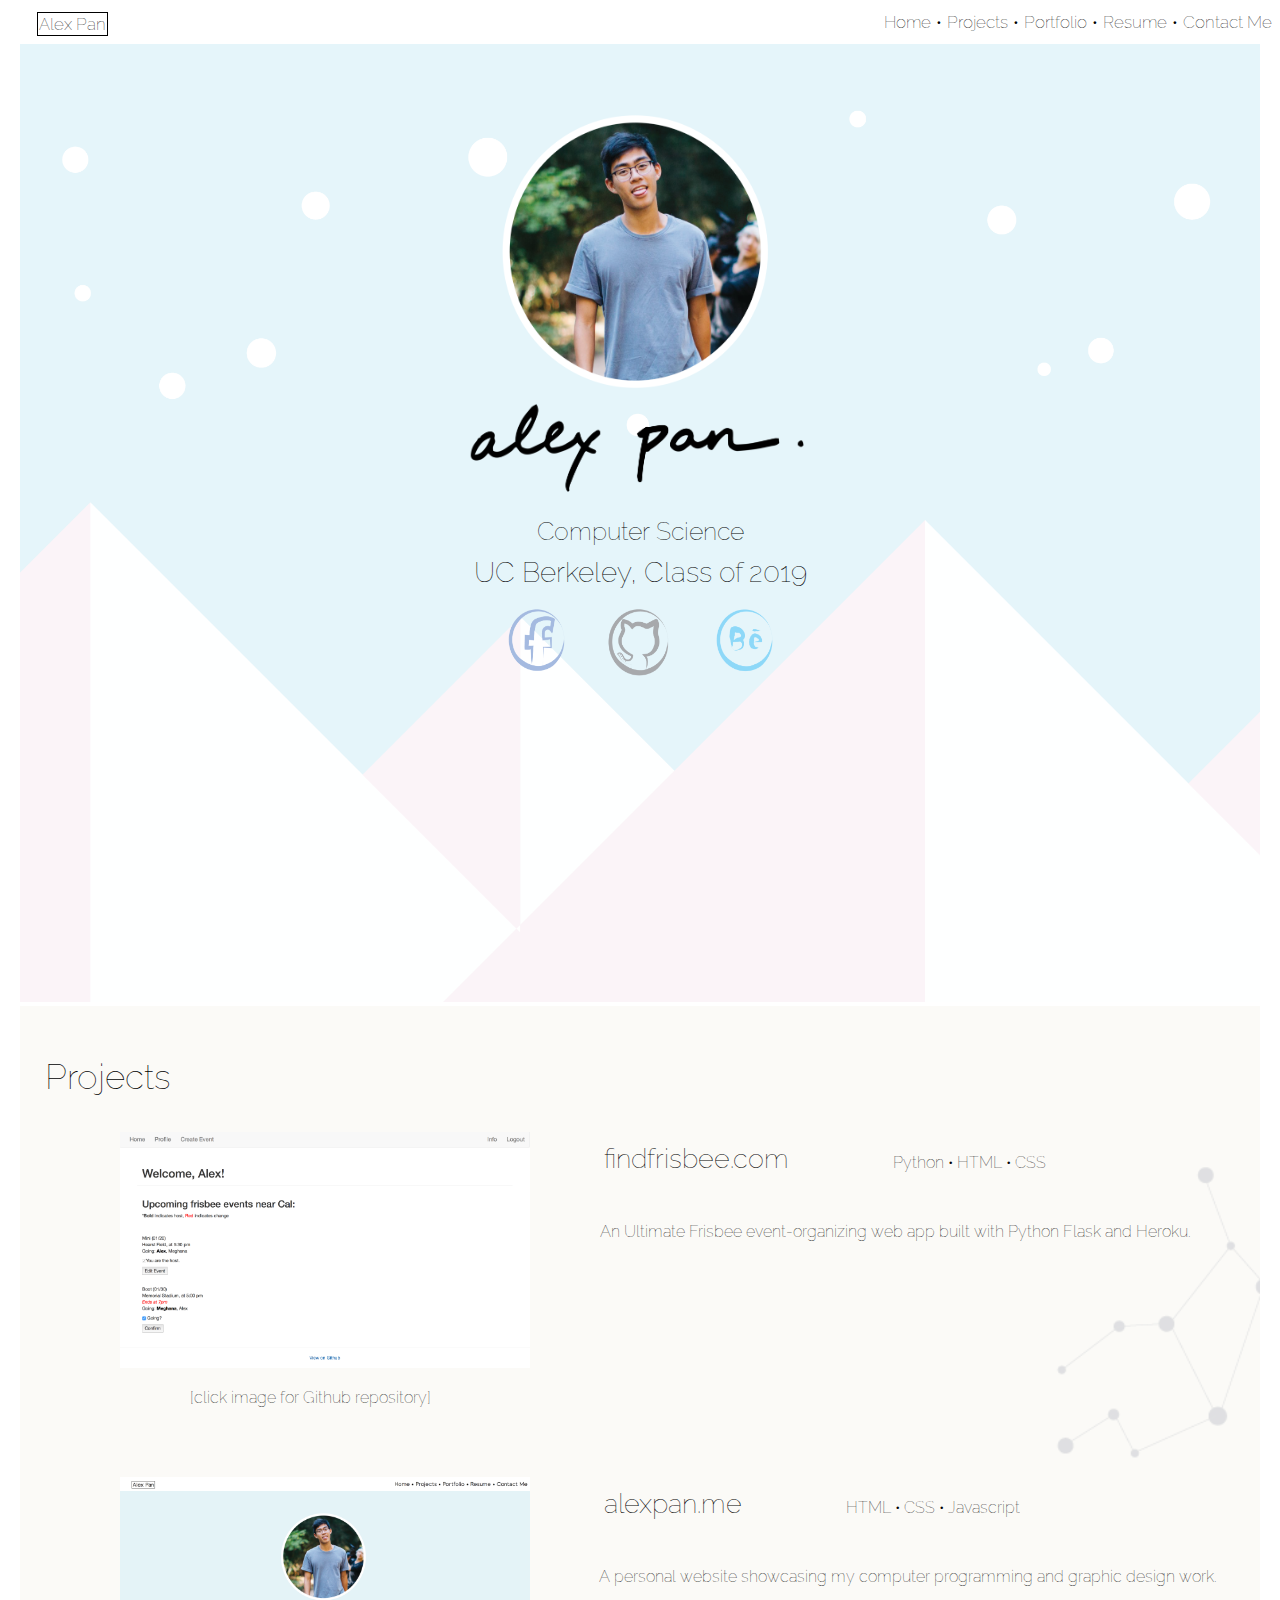
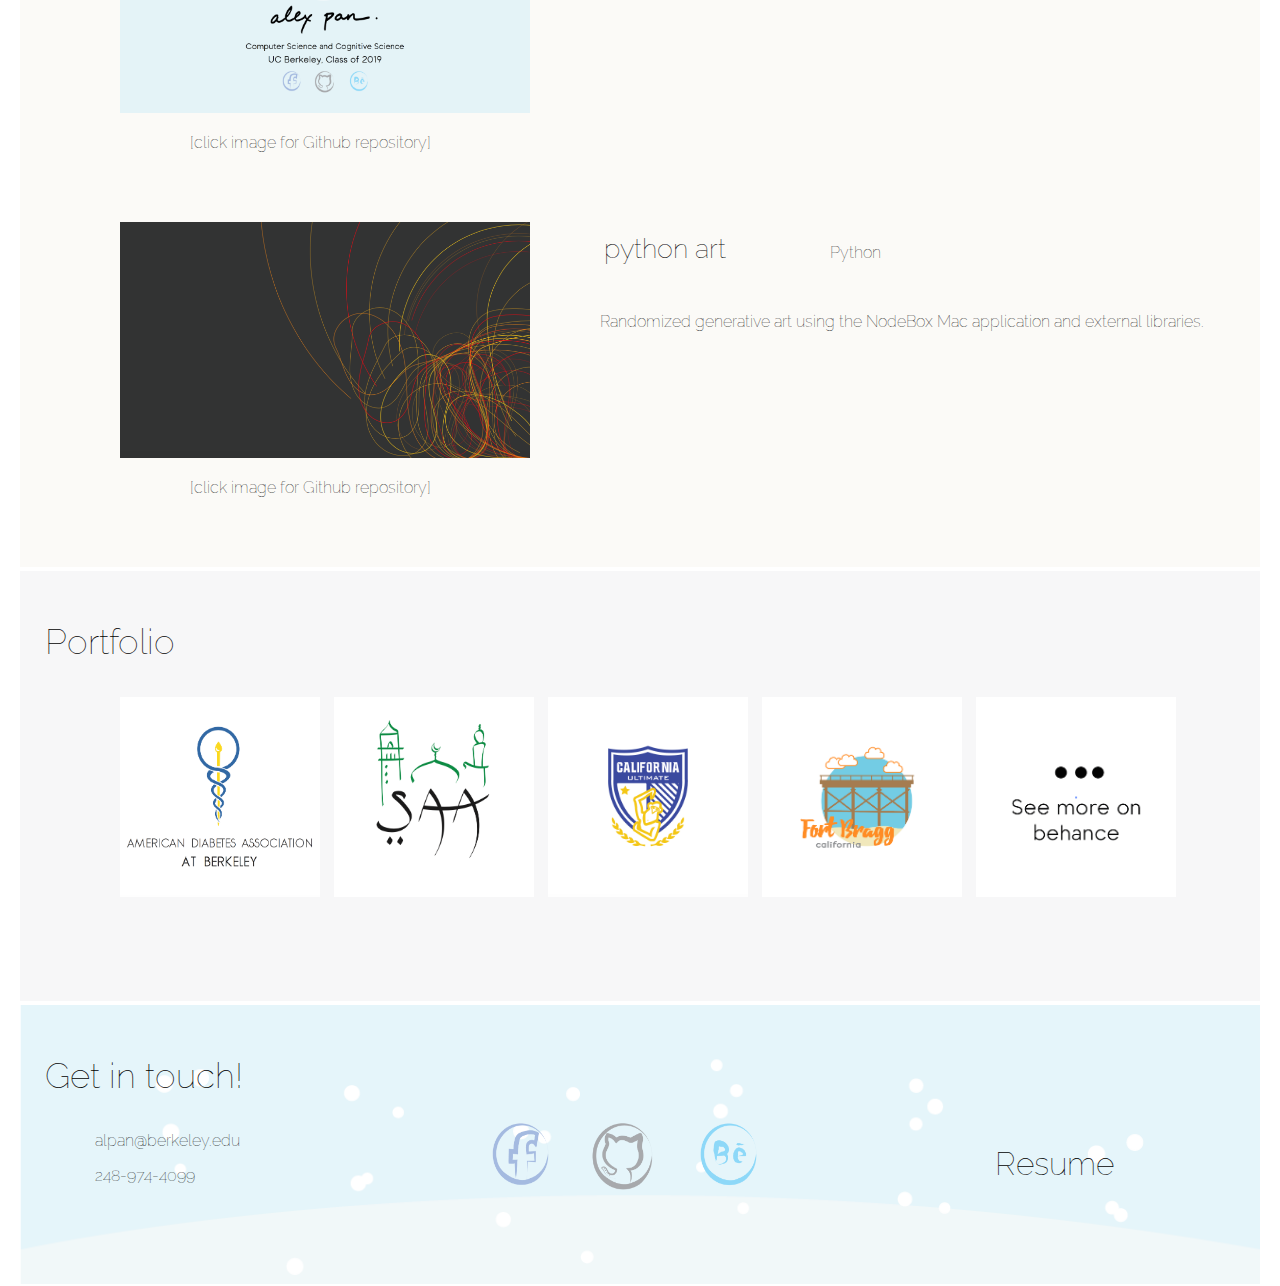
<file: index.html>
<!DOCTYPE html>
<style>
	body {
		background-color: #FFFFFF;
		font-family: 'Raleway', sans-serif;
		font-weight: 100;
		margin: 0px;
		padding: 0px;
		min-width: 1260px;
	}
	/*
	@font-face {
	    font-family: 'Toma Sans';
	    src: url('tomasans/tomasans-regular-webfont.woff') format('woff');
	    font-weight: normal;
	    font-style: normal;
	}
	*/
	#header {
		background-color: #FFFFFF;
		overflow: hidden;
		position: fixed;
		width: 100%;
		z-index: 1000;
	}
	ul {
		list-style-type: none;
	}
	#nav {
		font-size: 17px;
	}
	#nav li {
		float: right;
		margin: -5px 8px 6px -3px;
	}
	#nav li a {
		color: #000000;
		text-decoration: none;
	}
	#nav li a:hover {
		text-decoration: underline;
	}
	#nav_name {
		float: left !important;
		border-style: solid;
		border-width: thin;
		padding: 1px;
		margin-bottom: 8px !important;
	}
	.section {
		border-style: solid;
		border-color: white;
		border-width: 2px 20px 2px 20px;
	}
	#home {
		background-image: url(images/backgrounds/mountains.png);
		background-position: center;  
    	background-size: cover;
		padding-top: 100px;
		text-align: center;
		line-height: 13px;
		height: 100vh;
	}
	.button {
		margin: 15px;
		text-decoration: none;
	}
	#projects {
		background-image: url(images/backgrounds/constellation.png);
		background-position: center;  
    	background-size: cover;
	}
	.heading {
		font-size: 35px;
		padding-top: 15px;
		padding-left: 25px;
	}
	.project-title {
		display: inline-block;
		vertical-align: top;
		margin-left: 70px;
		font-size: 27px;
		line-height: 0px;
	}
	.project-site-link {
		text-decoration: none;
		color: black;
	}
	.project-languages {
		display: inline-block;
		vertical-align: top;
		margin-left: 100px;
		line-height: 30px;
	}
	.project-description {
		display: inline;
		vertical-align: top;
		margin-left: -425px;
		line-height: 200px;
	}
	.project-description-special {
		display: inline;
		vertical-align: top;
		margin-left: -450px;
		line-height: 200px;
	}
	#portfolio {
    	background-color: #F7F7F8;
		padding-bottom: 100px;
	}
	#contact-me {
		background-image: url(images/backgrounds/snow.png);
		background-position: center;  
    	background-size: cover;
		padding-bottom: 70px;
	}
	#bottom-buttons {
		margin-left: 450px;
		margin-top: -80px;
	}
	#resume-link {
		margin-left: 975px; 
		text-decoration: none; 
		font-size: 32px;
		margin-top: -50px;
	}
</style>


<html>
	<head>
		<!-- Site title-->
		<title>Alex Pan</title>
		<!-- Include a Google font -->
		<link href="https://fonts.googleapis.com/css?family=Raleway" rel="stylesheet">
		<!-- Include the Google jQuery CDN-->
  		<script type="text/javascript" src="https://ajax.googleapis.com/ajax/libs/jquery/3.1.1/jquery.min.js"></script>
  		<!-- Put js code below-->
  		<script type="text/javascript">
  		//<![CDATA[ 
 			/* Code snippet modified from https://css-tricks.com/snippets/jquery/smooth-scrolling/ */
 			$(function() {
			  $('a[href*="#"]:not([href="#"])').click(function() {
			    if (location.pathname.replace(/^\//,'') == this.pathname.replace(/^\//,'') && location.hostname == this.hostname) {
			      var target = $(this.hash);
			      target = target.length ? target : $('[name=' + this.hash.slice(1) +']');
			      if (target.length) {
			        $('html, body').animate({
			          scrollTop: target.offset().top
			        }, 750);
			        return false;
			      }
			    }
			  });
			});
		//]]>  
  		</script>

	</head>
	<body>
		<!-- Navigation Menu-->
		<div id="header">
			<div id="nav">
				<ul>
					<li id="nav_name">Alex Pan</li>
					<li><a href="#contact-me" class="smoothScroll">Contact Me<a></li>
					<li>&#8226;</li>
					<li><a href="files/Alex_Pan_Resume.pdf" target="_blank" class="smoothScroll">Resume<a></li>
					<li>&#8226;</li>
					<li><a href="#portfolio" class="smoothScroll">Portfolio<a></li>
					<li>&#8226;</li>
					<li><a href="#projects" class="smoothScroll">Projects<a></li>
					<li>&#8226;</li>
					<li><a href="#home" class="smoothScroll">Home<a></li>
				</ul>
			</div>
		</div>
		<!-- Home -->
		<div id="home" class="section">
			<!-- Profile picture -->
			<img src="images/misc/profile_picture.png" alt="profile picture" style="width:300px;height:300px;"><br/>
			<!-- Handwritten Name -->
			<img src="images/misc/handwritten_name.png" alt="handwritten name" style="width:344.736px;height:96.208px;">
			<!-- Personal Description -->
			<p style="font-size: 25px;">Computer Science</p>
			<p style="font-size: 28px;">UC Berkeley, Class of 2019</p>
			<!-- Social Media Buttons -->
			<a class="button" href="https://www.facebook.com/alexxpan" target="_blank">
				<img src="images/buttons/facebook_button.png" alt="facebook" style="width:70px;height:70px;">
			</a>
			<a class="button" href="https://github.com/alexxpan" target="_blank">
				<img src="images/buttons/github_button.png" alt="github" style="width:70px;height:70px;">
			</a>
			<a class="button" href="https://www.behance.net/alpan29b7" target="_blank">
				<img src="images/buttons/behance_button.png" alt="behance" style="width:70px;height:70px;">
			</a>
		</div>
		<!-- Projects -->
		<div id="projects" class="section">
			<p class="heading">Projects</p>
			<!-- Frisbee Web App -->
			<a href="https://github.com/alexxpan/find-frisbee" target="_blank" style="margin-left: 100px; text-decoration: none;">
				<img src="images/projects/find_frisbee.png" alt="find frisbee" style="width:409.6px;height:236.16px;">
			</a>
			<p class="project-title"><a href="https://www.findfrisbee.com" target="_blank" class="project-site-link">findfrisbee.com</a></p>
			<p class="project-languages">Python &#8226; HTML &#8226; CSS</p>
			<p class="project-description-special">An Ultimate Frisbee event-organizing web app built with Python Flask and Heroku.</p>
			<p style="margin-left:170px; margin-bottom:70px;">[click image for Github repository]</p>
			<!-- Personal Website -->
			<a href="https://github.com/alexxpan/personal-website" target="_blank" style="margin-left: 100px; text-decoration: none;">
				<img src="images/projects/website_screenshot.png" alt="personal website" style="width:409.6px;height:236.16px;">
			</a>
			<p class="project-title">alexpan.me</p>
			<p class="project-languages">HTML &#8226; CSS &#8226; Javascript</p>
			<p class="project-description">A personal website showcasing my computer programming and
				graphic design work.</p>
			<p style="margin-left:170px; margin-bottom:70px;">[click image for Github repository]</p>
			<!-- Python Art -->
			<a href="https://github.com/alexxpan/python-art" target="_blank" style="margin-left: 100px; text-decoration: none;">
				<img src="images/projects/fire.png" alt="personal website" style="width:409.6px;height:236.16px;">
			</a>
			<p class="project-title">python art</p>
			<p class="project-languages">Python</p>
			<p class="project-description" style="margin-left:-285px;">Randomized generative art using the NodeBox Mac application and external libraries.</p>
			<p style="margin-left:170px; margin-bottom:70px;">[click image for Github repository]</p>

		</div>
		<!-- Portfolio -->
		<div id="portfolio" class="section">
			<p class="heading">Portfolio</p>
			<!-- ADA -->
			<a href="https://www.behance.net/gallery/44799371/American-Diabetes-Association-At-Berkeley" target="_blank" style="margin-left: 100px; text-decoration: none;">
				<img src="images/portfolio/ADA.png" alt="ADA" style="width:200px;height:200px;">
			</a>
			<!-- SAA -->
			<a href="https://www.behance.net/gallery/44819117/Saudi-Arabian-Association" target="_blank" style="margin-left: 10px; text-decoration: none;">
				<img src="images/portfolio/SAA.png" alt="SAA" style="width:200px;height:200px;">
			</a>
			<!-- UGMO -->
			<a href="https://www.behance.net/gallery/44819375/Cal-Ultimate" target="_blank" style="margin-left: 10px; text-decoration: none;">
				<img src="images/portfolio/UGMO.png" alt="UGMO" style="width:200px;height:200px;">
			</a>
			<!-- Geofilter -->
			<a href="https://www.behance.net/gallery/44799095/Geofilters" target="_blank" style="margin-left: 10px; text-decoration: none;">
				<img src="images/portfolio/bridge.png" alt="geofilter" style="width:200px;height:200px;">
			</a>
			<!-- Behance -->
			<a href="https://www.behance.net/alpan29b7" target="_blank" style="margin-left: 10px; text-decoration: none;">
				<img src="images/portfolio/behance.png" alt="behance" style="width:200px;height:200px;">
			</a>
		</div>
		<!-- Contact Me -->
		<div id="contact-me" class="section">
			<p class="heading">Get in touch!</p>
			<!-- Contact Information -->
			<p style="margin-left: 75px;">alpan@berkeley.edu</p>
			<p style="margin-left: 75px;">248-974-4099</p>
			<!-- Social Media Buttons -->
			<div id="bottom-buttons">
				<a class="button" href="https://www.facebook.com/alexxpan" target="_blank">
					<img src="images/buttons/facebook_button.png" alt="facebook" style="width:70px;height:70px;">
				</a>
				<a class="button" href="https://github.com/alexxpan" target="_blank">
					<img src="images/buttons/github_button.png" alt="github" style="width:70px;height:70px;">
				</a>
				<a class="button" href="https://www.behance.net/alpan29b7" target="_blank">
					<img src="images/buttons/behance_button.png" alt="behance" style="width:70px;height:70px;">
				</a>
			</div>
			<!-- Resume Link -->
			<p id="resume-link"><a href="files/Alex_Pan_Resume.pdf" target="_blank" style="text-decoration: none; color: black;">Resume</a></p>
		</div>
	</body>
</html>
</file>
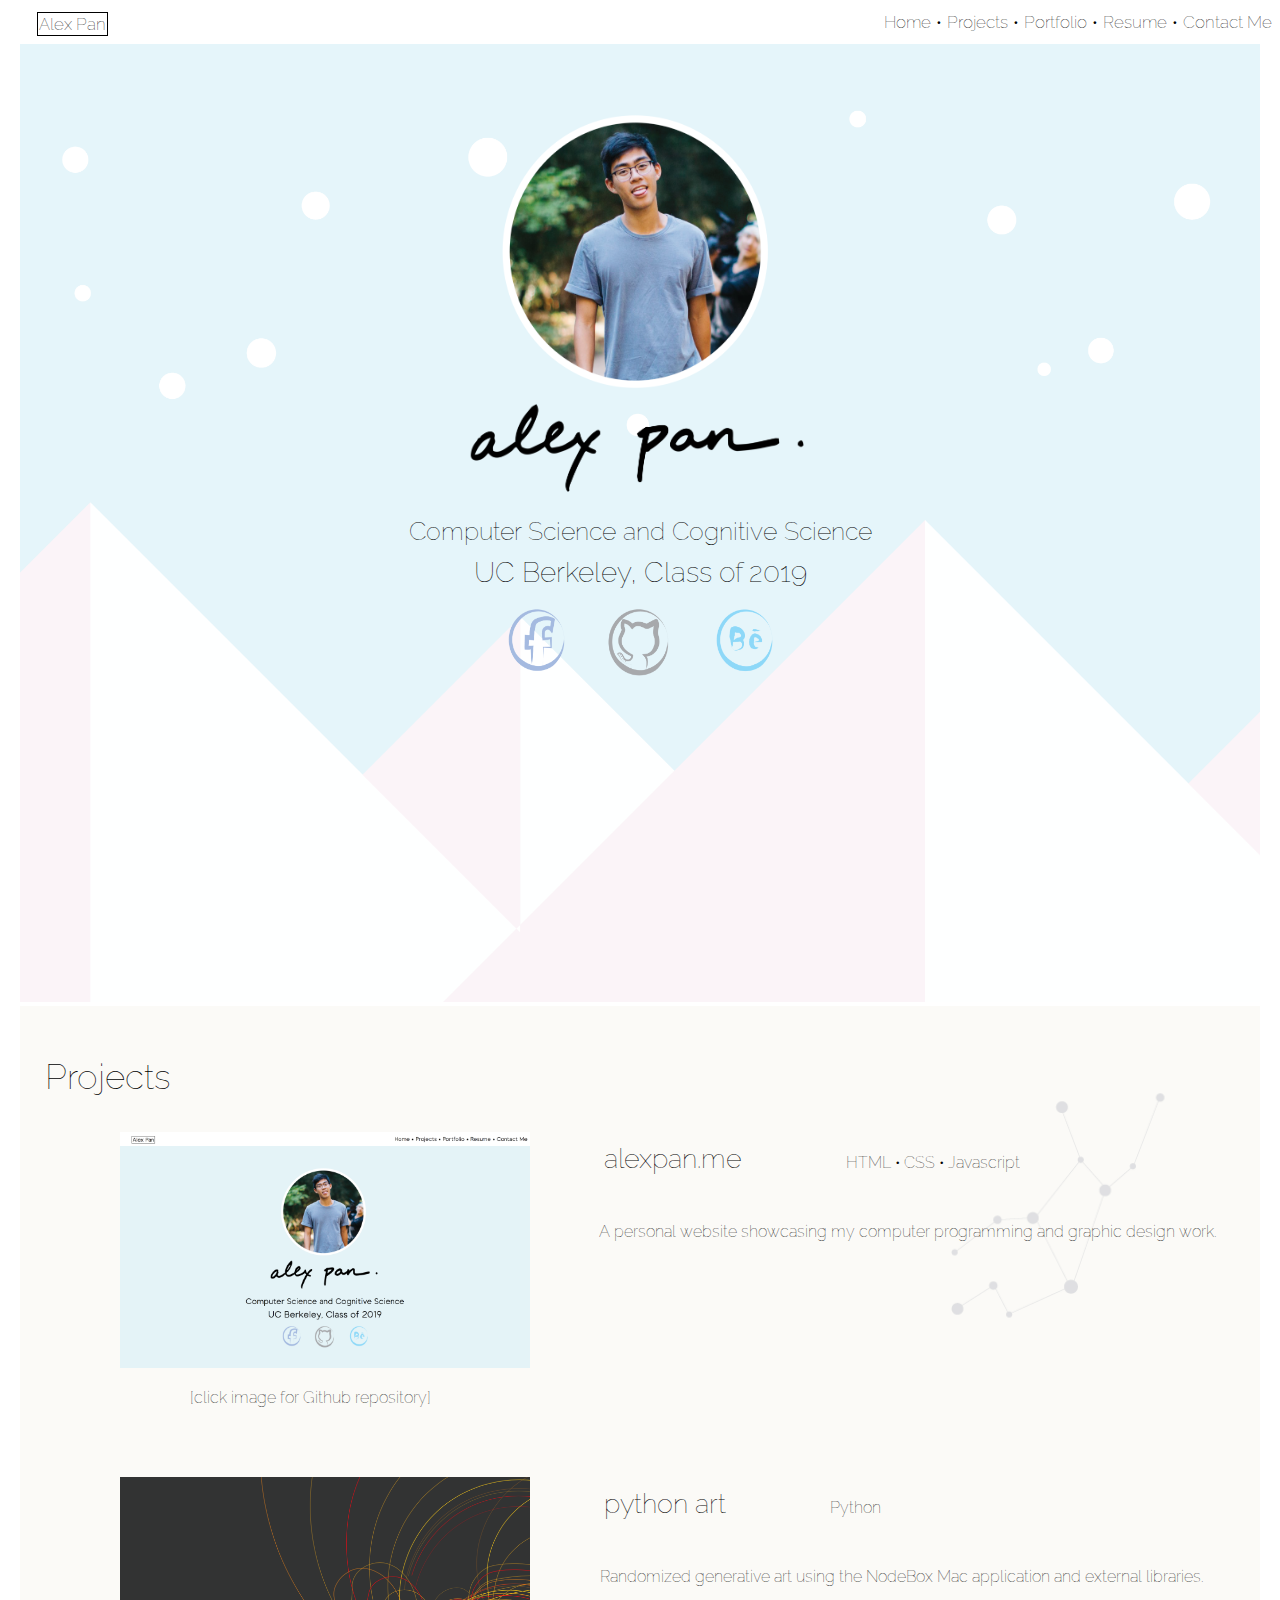
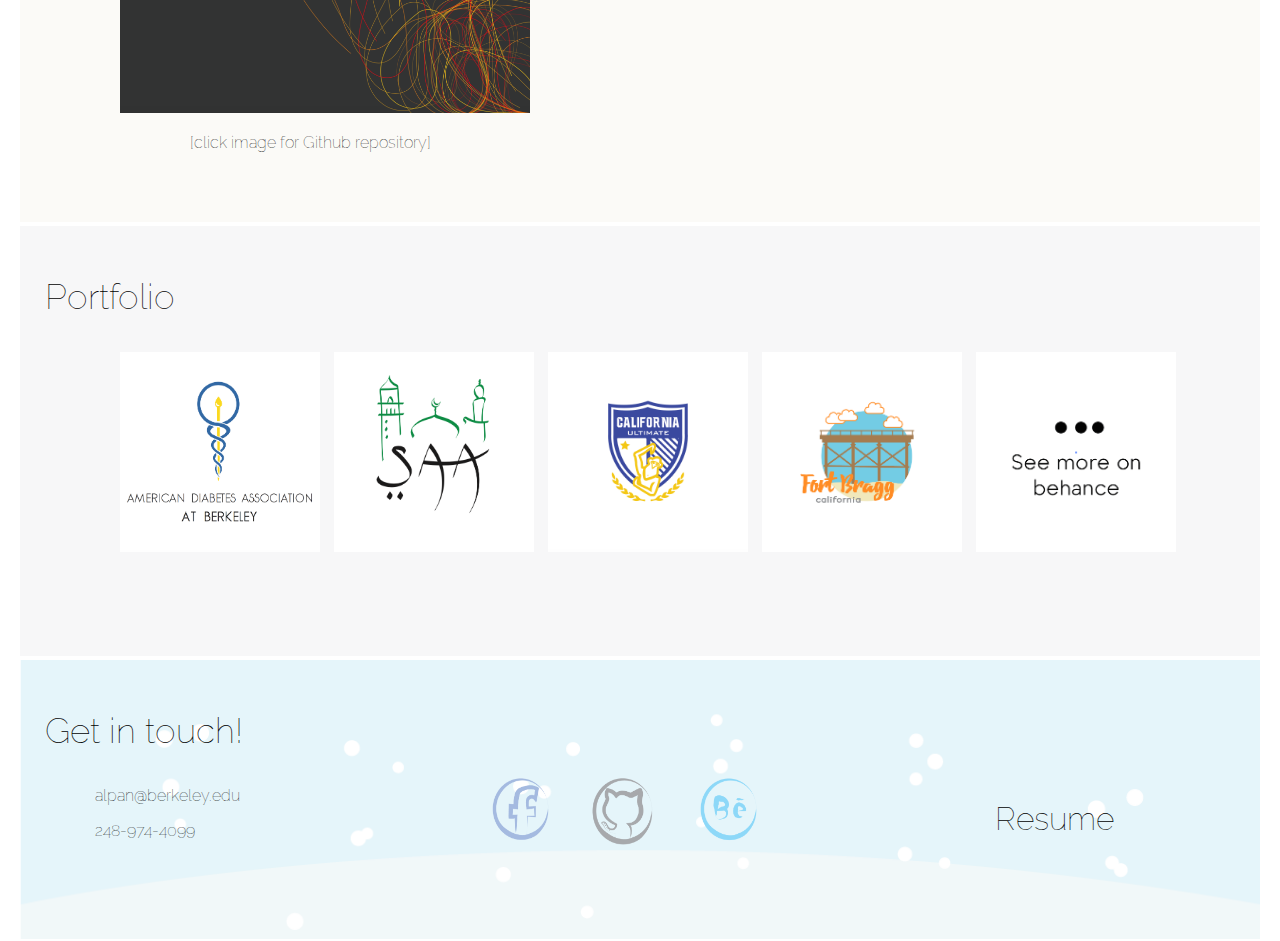
<file: alexpan.html>
<!DOCTYPE html>
<style>
	body {
		background-color: #FFFFFF;
		font-family: 'Raleway', sans-serif;
		font-weight: 100;
		margin: 0px;
		padding: 0px;
		min-width: 1260px;
	}
	/*
	@font-face {
	    font-family: 'Toma Sans';
	    src: url('tomasans/tomasans-regular-webfont.woff') format('woff');
	    font-weight: normal;
	    font-style: normal;
	}
	*/
	#header {
		background-color: #FFFFFF;
		overflow: hidden;
		position: fixed;
		width: 100%;
		z-index: 1000;
	}
	ul {
		list-style-type: none;
	}
	#nav {
		font-size: 17px;
	}
	#nav li {
		float: right;
		margin: -5px 8px 6px -3px;
	}
	#nav li a {
		color: #000000;
		text-decoration: none;
	}
	#nav li a:hover {
		text-decoration: underline;
	}
	#nav_name {
		float: left !important;
		border-style: solid;
		border-width: thin;
		padding: 1px;
		margin-bottom: 8px !important;
	}
	.section {
		border-style: solid;
		border-color: white;
		border-width: 2px 20px 2px 20px;
	}
	#home {
		background-image: url(images/backgrounds/mountains.png);
		background-position: center;  
    	background-size: cover;
		padding-top: 100px;
		text-align: center;
		line-height: 13px;
		height: 100vh;
	}
	.button {
		margin: 15px;
		text-decoration: none;
	}
	#projects {
		background-image: url(images/backgrounds/constellation.png);
		background-position: center;  
    	background-size: cover;
	}
	.heading {
		font-size: 35px;
		padding-top: 15px;
		padding-left: 25px;
	}
	.project-title {
		display: inline-block;
		vertical-align: top;
		margin-left: 70px;
		font-size: 27px;
		line-height: 0px;
	}
	.project-languages {
		display: inline-block;
		vertical-align: top;
		margin-left: 100px;
		line-height: 30px;
	}
	.project-description {
		display: inline;
		vertical-align: top;
		margin-left: -425px;
		line-height: 200px;
	}
	#portfolio {
    	background-color: #F7F7F8;
		padding-bottom: 100px;
	}
	#contact-me {
		background-image: url(images/backgrounds/snow.png);
		background-position: center;  
    	background-size: cover;
		padding-bottom: 70px;
	}
	#bottom-buttons {
		margin-left: 450px;
		margin-top: -80px;
	}
	#resume-link {
		margin-left: 975px; 
		text-decoration: none; 
		font-size: 32px;
		margin-top: -50px;
	}
</style>


<html>
	<head>
		<!-- Site title-->
		<title>Alex Pan</title>
		<!-- Include a Google font -->
		<link href="https://fonts.googleapis.com/css?family=Raleway" rel="stylesheet">
		<!-- Include the Google jQuery CDN-->
  		<script type="text/javascript" src="https://ajax.googleapis.com/ajax/libs/jquery/3.1.1/jquery.min.js"></script>
  		<!-- Put js code below-->
  		<script type="text/javascript">
  		//<![CDATA[ 
 			/* Code snippet modified from https://css-tricks.com/snippets/jquery/smooth-scrolling/ */
 			$(function() {
			  $('a[href*="#"]:not([href="#"])').click(function() {
			    if (location.pathname.replace(/^\//,'') == this.pathname.replace(/^\//,'') && location.hostname == this.hostname) {
			      var target = $(this.hash);
			      target = target.length ? target : $('[name=' + this.hash.slice(1) +']');
			      if (target.length) {
			        $('html, body').animate({
			          scrollTop: target.offset().top
			        }, 750);
			        return false;
			      }
			    }
			  });
			});
		//]]>  
  		</script>

	</head>
	<body>
		<!-- Navigation Menu-->
		<div id="header">
			<div id="nav">
				<ul>
					<li id="nav_name">Alex Pan</li>
					<li><a href="#contact-me" class="smoothScroll">Contact Me<a></li>
					<li>&#8226;</li>
					<li><a href="files/Alex_Pan_Resume.pdf" target="_blank" class="smoothScroll">Resume<a></li>
					<li>&#8226;</li>
					<li><a href="#portfolio" class="smoothScroll">Portfolio<a></li>
					<li>&#8226;</li>
					<li><a href="#projects" class="smoothScroll">Projects<a></li>
					<li>&#8226;</li>
					<li><a href="#home" class="smoothScroll">Home<a></li>
				</ul>
			</div>
		</div>
		<!-- Home -->
		<div id="home" class="section">
			<!-- Profile picture -->
			<img src="images/misc/profile_picture.png" alt="profile picture" style="width:300px;height:300px;"><br/>
			<!-- Handwritten Name -->
			<img src="images/misc/handwritten_name.png" alt="handwritten name" style="width:344.736px;height:96.208px;">
			<!-- Personal Description -->
			<p style="font-size: 25px;">Computer Science and Cognitive Science</p>
			<p style="font-size: 28px;">UC Berkeley, Class of 2019</p>
			<!-- Social Media Buttons -->
			<a class="button" href="https://www.facebook.com/alexxpan" target="_blank">
				<img src="images/buttons/facebook_button.png" alt="facebook" style="width:70px;height:70px;">
			</a>
			<a class="button" href="https://github.com/alexxpan" target="_blank">
				<img src="images/buttons/github_button.png" alt="github" style="width:70px;height:70px;">
			</a>
			<a class="button" href="https://www.behance.net/alpan29b7" target="_blank">
				<img src="images/buttons/behance_button.png" alt="behance" style="width:70px;height:70px;">
			</a>
		</div>
		<!-- Projects -->
		<div id="projects" class="section">
			<p class="heading">Projects</p>
			<!-- Personal Website -->
			<a href="https://github.com/alexxpan/personal-website" target="_blank" style="margin-left: 100px; text-decoration: none;">
				<img src="images/projects/website_screenshot.png" alt="personal website" style="width:409.6px;height:236.16px;">
			</a>
			<p class="project-title">alexpan.me</p>
			<p class="project-languages">HTML &#8226; CSS &#8226; Javascript</p>
			<p class="project-description">A personal website showcasing my computer programming and
				graphic design work.</p>
			<p style="margin-left:170px; margin-bottom:70px;">[click image for Github repository]</p>
			<!-- Python Art -->
			<a href="https://github.com/alexxpan/python-art" target="_blank" style="margin-left: 100px; text-decoration: none;">
				<img src="images/projects/fire.png" alt="personal website" style="width:409.6px;height:236.16px;">
			</a>
			<p class="project-title">python art</p>
			<p class="project-languages">Python</p>
			<p class="project-description" style="margin-left:-285px;">Randomized generative art using the NodeBox Mac application and external libraries.</p>
			<p style="margin-left:170px; margin-bottom:70px;">[click image for Github repository]</p>

		</div>
		<!-- Portfolio -->
		<div id="portfolio" class="section">
			<p class="heading">Portfolio</p>
			<!-- ADA -->
			<a href="https://www.behance.net/gallery/44799371/American-Diabetes-Association-At-Berkeley" target="_blank" style="margin-left: 100px; text-decoration: none;">
				<img src="images/portfolio/ADA.png" alt="ADA" style="width:200px;height:200px;">
			</a>
			<!-- SAA -->
			<a href="https://www.behance.net/gallery/44819117/Saudi-Arabian-Association" target="_blank" style="margin-left: 10px; text-decoration: none;">
				<img src="images/portfolio/SAA.png" alt="SAA" style="width:200px;height:200px;">
			</a>
			<!-- UGMO -->
			<a href="https://www.behance.net/gallery/44819375/Cal-Ultimate" target="_blank" style="margin-left: 10px; text-decoration: none;">
				<img src="images/portfolio/UGMO.png" alt="UGMO" style="width:200px;height:200px;">
			</a>
			<!-- Geofilter -->
			<a href="https://www.behance.net/gallery/44799095/Geofilters" target="_blank" style="margin-left: 10px; text-decoration: none;">
				<img src="images/portfolio/bridge.png" alt="geofilter" style="width:200px;height:200px;">
			</a>
			<!-- Behance -->
			<a href="https://www.behance.net/alpan29b7" target="_blank" style="margin-left: 10px; text-decoration: none;">
				<img src="images/portfolio/behance.png" alt="behance" style="width:200px;height:200px;">
			</a>
		</div>
		<!-- Contact Me -->
		<div id="contact-me" class="section">
			<p class="heading">Get in touch!</p>
			<!-- Contact Information -->
			<p style="margin-left: 75px;">alpan@berkeley.edu</p>
			<p style="margin-left: 75px;">248-974-4099</p>
			<!-- Social Media Buttons -->
			<div id="bottom-buttons">
				<a class="button" href="https://www.facebook.com/alexxpan" target="_blank">
					<img src="images/buttons/facebook_button.png" alt="facebook" style="width:70px;height:70px;">
				</a>
				<a class="button" href="https://github.com/alexxpan" target="_blank">
					<img src="images/buttons/github_button.png" alt="github" style="width:70px;height:70px;">
				</a>
				<a class="button" href="https://www.behance.net/alpan29b7" target="_blank">
					<img src="images/buttons/behance_button.png" alt="behance" style="width:70px;height:70px;">
				</a>
			</div>
			<!-- Resume Link -->
			<p id="resume-link"><a href="files/Alex_Pan_Resume.pdf" target="_blank" style="text-decoration: none; color: black;">Resume</a></p>
		</div>
	</body>
</html>
</file>
